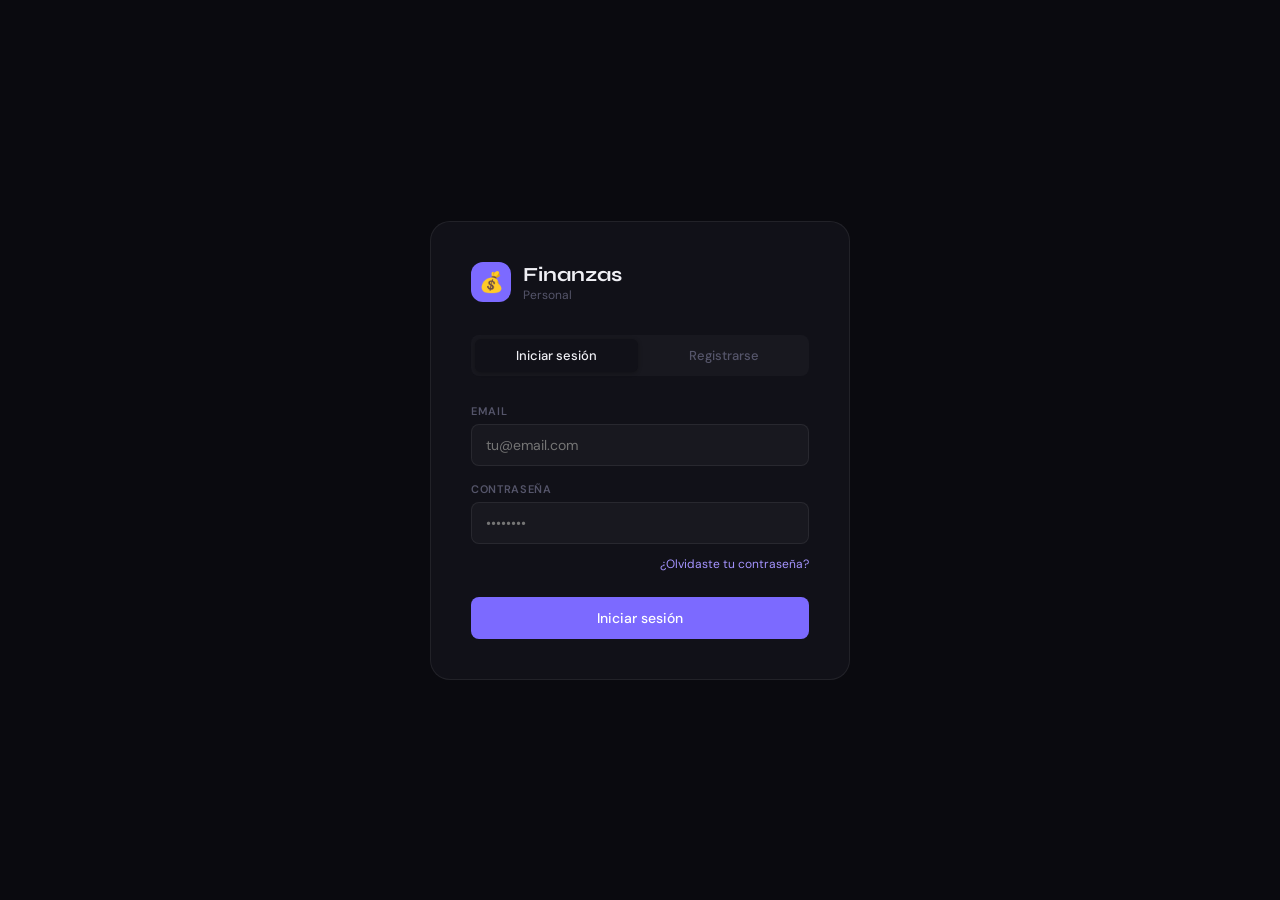
<file: frontend/login.html>
<!DOCTYPE html>
<html lang="es">
<head>
  <meta charset="UTF-8">
  <meta name="viewport" content="width=device-width, initial-scale=1.0">
  <title>Iniciar sesión — Finanzas</title>
  <link href="https://fonts.googleapis.com/css2?family=Syne:wght@400;500;600;700;800&family=DM+Sans:opsz,wght@9..40,300;9..40,400;9..40,500&display=swap" rel="stylesheet">
  <link rel="icon" href="data:image/svg+xml,<svg xmlns='http://www.w3.org/2000/svg' viewBox='0 0 100 100'><text y='.9em' font-size='90'>💰</text></svg>">
  <style>
    :root {
      --bg:#0a0a0f; --bg2:#111118; --bg3:#18181f; --bg4:#1e1e28;
      --border:rgba(255,255,255,0.07); --border2:rgba(255,255,255,0.13);
      --text:#f0f0f5; --text2:#8888a0; --text3:#55556a;
      --accent:#7c6aff; --accent2:#a594ff; --accent-dim:rgba(124,106,255,0.15);
      --green:#22d48f; --red:#ff5e7a;
      --radius:14px; --radius-sm:8px;
    }
    * { box-sizing:border-box; margin:0; padding:0; }
    body { font-family:'DM Sans',sans-serif; background:var(--bg); color:var(--text); min-height:100vh; display:flex; align-items:center; justify-content:center; }
    .card { background:var(--bg2); border:1px solid var(--border); border-radius:20px; padding:40px; width:420px; max-width:95vw; }
    .logo { display:flex; align-items:center; gap:12px; margin-bottom:32px; }
    .logo-icon { width:40px; height:40px; background:var(--accent); border-radius:12px; display:flex; align-items:center; justify-content:center; font-size:20px; }
    .logo-text { font-family:'Syne',sans-serif; font-size:20px; font-weight:700; }
    .logo-sub { font-size:12px; color:var(--text3); }
    .tab-btns { display:flex; gap:4px; background:var(--bg3); border-radius:var(--radius-sm); padding:4px; margin-bottom:28px; }
    .tab-btn { flex:1; padding:8px; border:none; background:transparent; color:var(--text3); border-radius:6px; cursor:pointer; font-family:'DM Sans'; font-size:13px; font-weight:500; transition:all .15s; }
    .tab-btn.active { background:var(--bg2); color:var(--text); box-shadow:0 1px 4px rgba(0,0,0,0.3); }
    .form-group { margin-bottom:16px; }
    .form-label { font-size:11px; font-weight:600; color:var(--text3); margin-bottom:6px; display:block; letter-spacing:.06em; text-transform:uppercase; }
    .form-input { width:100%; background:var(--bg3); border:1px solid var(--border); border-radius:var(--radius-sm); padding:11px 14px; font-size:14px; color:var(--text); font-family:'DM Sans'; outline:none; transition:border-color .15s; }
    .form-input:focus { border-color:var(--accent); }
    .btn-primary { width:100%; background:var(--accent); color:white; border:none; border-radius:var(--radius-sm); padding:12px; font-size:14px; font-weight:500; cursor:pointer; font-family:'DM Sans'; transition:opacity .15s; margin-top:8px; }
    .btn-primary:hover { opacity:.85; }
    .btn-primary:disabled { opacity:.5; cursor:not-allowed; }
    .error-msg { background:rgba(255,94,122,0.1); border:1px solid rgba(255,94,122,0.3); border-radius:var(--radius-sm); padding:10px 14px; font-size:13px; color:var(--red); margin-bottom:16px; display:none; }
    .error-msg.show { display:block; }
    .forgot-link { text-align:right; margin-top:-8px; margin-bottom:16px; }
    .forgot-link a { font-size:12px; color:var(--accent2); cursor:pointer; text-decoration:none; }
    .forgot-link a:hover { text-decoration:underline; }
    .success-msg { background:rgba(34,212,143,0.1); border:1px solid rgba(34,212,143,0.3); border-radius:var(--radius-sm); padding:10px 14px; font-size:13px; color:var(--green); margin-bottom:16px; display:none; }
    .success-msg.show { display:block; }
    .register-disabled { text-align:center; font-size:13px; color:var(--text3); margin-top:16px; padding-top:16px; border-top:1px solid var(--border); }
  </style>
</head>
<body>
<div class="card">
  <div class="logo">
    <div class="logo-icon">💰</div>
    <div>
      <div class="logo-text">Finanzas</div>
      <div class="logo-sub">Personal</div>
    </div>
  </div>

  <div class="tab-btns" id="tab-btns">
    <button class="tab-btn active" onclick="showTab('login')">Iniciar sesión</button>
    <button class="tab-btn" onclick="showTab('register')" id="tab-register-btn">Registrarse</button>
  </div>

  <div class="error-msg" id="error-msg"></div>
  <div class="success-msg" id="success-msg"></div>

  <!-- LOGIN -->
  <div id="tab-login">
    <div class="form-group">
      <label class="form-label">Email</label>
      <input class="form-input" type="email" id="login-email" placeholder="tu@email.com" autocomplete="email">
    </div>
    <div class="form-group">
      <label class="form-label">Contraseña</label>
      <input class="form-input" type="password" id="login-password" placeholder="••••••••" autocomplete="current-password">
    </div>
    <div class="forgot-link"><a onclick="showTab('forgot')">¿Olvidaste tu contraseña?</a></div>
    <button class="btn-primary" id="btn-login" onclick="doLogin()">Iniciar sesión</button>
  </div>

  <!-- REGISTER -->
  <div id="tab-register" style="display:none">
    <div class="form-group">
      <label class="form-label">Nombre</label>
      <input class="form-input" type="text" id="reg-name" placeholder="Tu nombre">
    </div>
    <div class="form-group">
      <label class="form-label">Email</label>
      <input class="form-input" type="email" id="reg-email" placeholder="tu@email.com">
    </div>
    <div class="form-group">
      <label class="form-label">Contraseña</label>
      <input class="form-input" type="password" id="reg-password" placeholder="Mínimo 6 caracteres">
    </div>
    <button class="btn-primary" id="btn-register" onclick="doRegister()">Crear cuenta</button>
    <div class="register-disabled" id="register-disabled" style="display:none">
      El registro está desactivado. Contacta al administrador.
    </div>
  </div>

  <!-- FORGOT PASSWORD -->
  <div id="tab-forgot" style="display:none">
    <div class="form-group">
      <label class="form-label">Email</label>
      <input class="form-input" type="email" id="forgot-email" placeholder="tu@email.com">
    </div>
    <button class="btn-primary" onclick="doForgot()">Enviar instrucciones</button>
    <div style="text-align:center;margin-top:16px;">
      <a onclick="showTab('login')" style="font-size:13px;color:var(--accent2);cursor:pointer;">← Volver al login</a>
    </div>
  </div>

  <!-- RESET PASSWORD -->
  <div id="tab-reset" style="display:none">
    <div class="form-group">
      <label class="form-label">Nueva contraseña</label>
      <input class="form-input" type="password" id="reset-password" placeholder="Mínimo 6 caracteres">
    </div>
    <div class="form-group">
      <label class="form-label">Confirmar contraseña</label>
      <input class="form-input" type="password" id="reset-password2" placeholder="Repite la contraseña">
    </div>
    <button class="btn-primary" onclick="doReset()">Restablecer contraseña</button>
  </div>
</div>

<script type="module">

const BASE_PATH = window.location.hostname === "localhost"
  ? ""
  : "/finanzas-personales";

const BASE_URL = window.location.hostname === "localhost"
  ? "http://localhost:8000/api/v1"
  : "https://finanzas-personales-uzs9.onrender.com/api/v1";

async function request(method, path, body = null) {
  const opts = { method, headers: { "Content-Type": "application/json" } };
  if (body) opts.body = JSON.stringify(body);
  const res = await fetch(`${BASE_URL}${path}`, opts);
  const data = await res.json().catch(() => ({}));
  if (!res.ok) throw new Error(data.detail || `Error ${res.status}`);
  return data;
}

function showError(msg) {
  const el = document.getElementById("error-msg");
  el.textContent = msg; el.classList.add("show");
  document.getElementById("success-msg").classList.remove("show");
}

function showSuccess(msg) {
  const el = document.getElementById("success-msg");
  el.textContent = msg; el.classList.add("show");
  document.getElementById("error-msg").classList.remove("show");
}

function clearMsgs() {
  document.getElementById("error-msg").classList.remove("show");
  document.getElementById("success-msg").classList.remove("show");
}

window.showTab = (tab) => {
  clearMsgs();
  ["login","register","forgot","reset"].forEach(t => {
    document.getElementById(`tab-${t}`).style.display = t === tab ? "" : "none";
  });
  document.querySelectorAll(".tab-btn").forEach(btn => btn.classList.remove("active"));
  if (tab === "login") document.querySelectorAll(".tab-btn")[0].classList.add("active");
  if (tab === "register") document.querySelectorAll(".tab-btn")[1].classList.add("active");
};

window.doLogin = async () => {
  clearMsgs();
  const email = document.getElementById("login-email").value.trim();
  const password = document.getElementById("login-password").value;
  if (!email || !password) return showError("Completa todos los campos");
  const btn = document.getElementById("btn-login");
  btn.disabled = true; btn.textContent = "Iniciando sesión...";
  try {
    const data = await request("POST", "/auth/login/", { email, password });
    sessionStorage.setItem("auth_token", data.access_token);
    sessionStorage.setItem("auth_user", JSON.stringify(data.user));
    window.location.href = `${BASE_PATH}/index.html`;
  } catch(e) {
    showError(e.message);
    btn.disabled = false; btn.textContent = "Iniciar sesión";
  }
};

window.doRegister = async () => {
  clearMsgs();
  const name = document.getElementById("reg-name").value.trim();
  const email = document.getElementById("reg-email").value.trim();
  const password = document.getElementById("reg-password").value;
  if (!name || !email || !password) return showError("Completa todos los campos");
  if (password.length < 6) return showError("La contraseña debe tener al menos 6 caracteres");
  const btn = document.getElementById("btn-register");
  btn.disabled = true; btn.textContent = "Creando cuenta...";
  try {
    const data = await request("POST", "/auth/register/", { name, email, password });
    sessionStorage.setItem("auth_token", data.access_token);
    sessionStorage.setItem("auth_user", JSON.stringify(data.user));
    window.location.href = `${BASE_PATH}/index.html`;
  } catch(e) {
    if (e.message.includes("desactivado")) {
      document.getElementById("register-disabled").style.display = "";
      document.getElementById("btn-register").style.display = "none";
    } else {
      showError(e.message);
    }
    btn.disabled = false; btn.textContent = "Crear cuenta";
  }
};

window.doForgot = async () => {
  clearMsgs();
  const email = document.getElementById("forgot-email").value.trim();
  if (!email) return showError("Ingresa tu email");
  try {
    await request("POST", "/auth/forgot-password/", { email });
    showSuccess("Si el email existe recibirás instrucciones en tu correo.");
  } catch(e) { showError(e.message); }
};

window.doReset = async () => {
  clearMsgs();
  const password = document.getElementById("reset-password").value;
  const password2 = document.getElementById("reset-password2").value;
  if (!password || !password2) return showError("Completa todos los campos");
  if (password !== password2) return showError("Las contraseñas no coinciden");
  if (password.length < 6) return showError("Mínimo 6 caracteres");
  const token = new URLSearchParams(window.location.search).get("token");
  if (!token) return showError("Token inválido");
  try {
    await request("POST", "/auth/reset-password/", { token, new_password: password });
    showSuccess("Contraseña restablecida. Redirigiendo...");
    setTimeout(() => showTab("login"), 2000);
  } catch(e) { showError(e.message); }
};

// Verificar si ya está logueado
if (sessionStorage.getItem("auth_token")) {
  window.location.href = `${BASE_PATH}/index.html`;
}

// Verificar si viene con token de reset
const resetToken = new URLSearchParams(window.location.search).get("token");
if (resetToken) showTab("reset");
</script>
</body>
</html>
</file>
